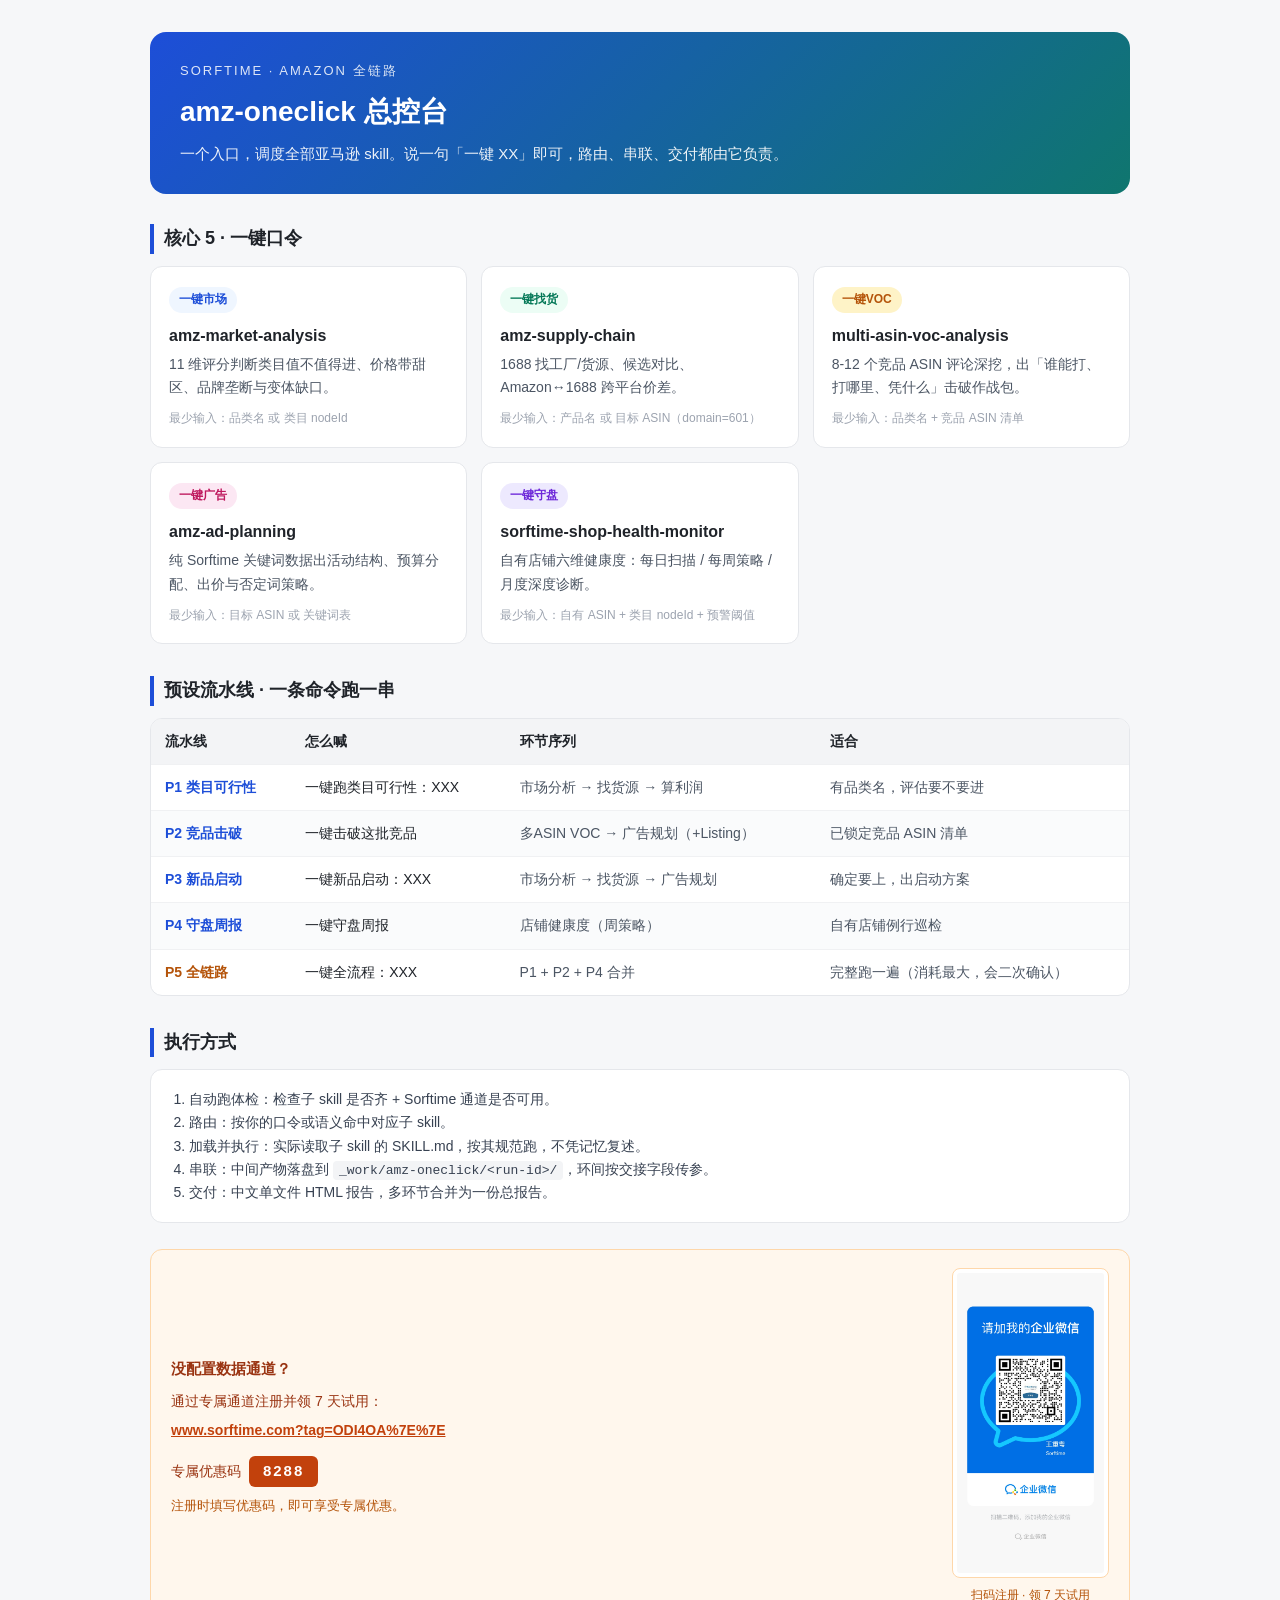
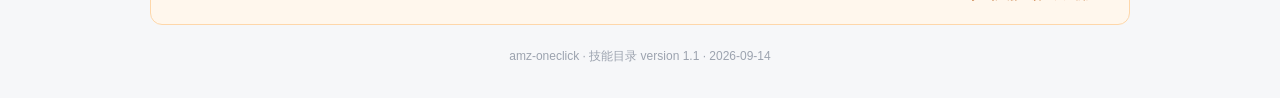
<file: skills/amz-oneclick/使用说明.html>
<!DOCTYPE html>
<html lang="zh-CN">
<head>
<meta charset="UTF-8">
<meta name="viewport" content="width=device-width, initial-scale=1.0">
<title>amz-oneclick 总控台 · 一键口令卡</title>
</head>
<body style="margin:0;padding:32px 20px;background:#f6f7f9;font-family:-apple-system,'Segoe UI','Microsoft YaHei',sans-serif;color:#1f2329;line-height:1.65;">
<div style="max-width:980px;margin:0 auto;">

  <div style="background:linear-gradient(135deg,#1d4ed8 0%,#0f766e 100%);border-radius:16px;padding:28px 30px;color:#fff;">
    <div style="font-size:13px;letter-spacing:2px;opacity:.85;">SORFTIME · AMAZON 全链路</div>
    <h1 style="margin:8px 0 6px;font-size:28px;font-weight:700;">amz-oneclick 总控台</h1>
    <p style="margin:0;font-size:15px;opacity:.92;">一个入口，调度全部亚马逊 skill。说一句「一键 XX」即可，路由、串联、交付都由它负责。</p>
  </div>

  <h2 style="font-size:18px;margin:30px 0 12px;padding-left:10px;border-left:4px solid #1d4ed8;">核心 5 · 一键口令</h2>
  <div style="display:grid;grid-template-columns:repeat(auto-fit,minmax(290px,1fr));gap:14px;">

    <div style="background:#fff;border:1px solid #e5e7eb;border-radius:12px;padding:18px;">
      <div style="display:inline-block;background:#eff6ff;color:#1d4ed8;font-size:12px;font-weight:700;padding:3px 10px;border-radius:20px;">一键市场</div>
      <div style="font-weight:700;margin:10px 0 4px;font-size:16px;">amz-market-analysis</div>
      <div style="font-size:14px;color:#4b5563;">11 维评分判断类目值不值得进、价格带甜区、品牌垄断与变体缺口。</div>
      <div style="font-size:12px;color:#9ca3af;margin-top:10px;">最少输入：品类名 或 类目 nodeId</div>
    </div>

    <div style="background:#fff;border:1px solid #e5e7eb;border-radius:12px;padding:18px;">
      <div style="display:inline-block;background:#ecfdf5;color:#047857;font-size:12px;font-weight:700;padding:3px 10px;border-radius:20px;">一键找货</div>
      <div style="font-weight:700;margin:10px 0 4px;font-size:16px;">amz-supply-chain</div>
      <div style="font-size:14px;color:#4b5563;">1688 找工厂/货源、候选对比、Amazon↔1688 跨平台价差。</div>
      <div style="font-size:12px;color:#9ca3af;margin-top:10px;">最少输入：产品名 或 目标 ASIN（domain=601）</div>
    </div>

    <div style="background:#fff;border:1px solid #e5e7eb;border-radius:12px;padding:18px;">
      <div style="display:inline-block;background:#fef3c7;color:#b45309;font-size:12px;font-weight:700;padding:3px 10px;border-radius:20px;">一键VOC</div>
      <div style="font-weight:700;margin:10px 0 4px;font-size:16px;">multi-asin-voc-analysis</div>
      <div style="font-size:14px;color:#4b5563;">8-12 个竞品 ASIN 评论深挖，出「谁能打、打哪里、凭什么」击破作战包。</div>
      <div style="font-size:12px;color:#9ca3af;margin-top:10px;">最少输入：品类名 + 竞品 ASIN 清单</div>
    </div>

    <div style="background:#fff;border:1px solid #e5e7eb;border-radius:12px;padding:18px;">
      <div style="display:inline-block;background:#fce7f3;color:#be185d;font-size:12px;font-weight:700;padding:3px 10px;border-radius:20px;">一键广告</div>
      <div style="font-weight:700;margin:10px 0 4px;font-size:16px;">amz-ad-planning</div>
      <div style="font-size:14px;color:#4b5563;">纯 Sorftime 关键词数据出活动结构、预算分配、出价与否定词策略。</div>
      <div style="font-size:12px;color:#9ca3af;margin-top:10px;">最少输入：目标 ASIN 或 关键词表</div>
    </div>

    <div style="background:#fff;border:1px solid #e5e7eb;border-radius:12px;padding:18px;">
      <div style="display:inline-block;background:#ede9fe;color:#6d28d9;font-size:12px;font-weight:700;padding:3px 10px;border-radius:20px;">一键守盘</div>
      <div style="font-weight:700;margin:10px 0 4px;font-size:16px;">sorftime-shop-health-monitor</div>
      <div style="font-size:14px;color:#4b5563;">自有店铺六维健康度：每日扫描 / 每周策略 / 月度深度诊断。</div>
      <div style="font-size:12px;color:#9ca3af;margin-top:10px;">最少输入：自有 ASIN + 类目 nodeId + 预警阈值</div>
    </div>

  </div>

  <h2 style="font-size:18px;margin:32px 0 12px;padding-left:10px;border-left:4px solid #1d4ed8;">预设流水线 · 一条命令跑一串</h2>
  <div style="background:#fff;border:1px solid #e5e7eb;border-radius:12px;overflow:hidden;">
    <table style="width:100%;border-collapse:collapse;font-size:14px;">
      <thead>
        <tr style="background:#f3f4f6;text-align:left;">
          <th style="padding:11px 14px;font-weight:600;">流水线</th>
          <th style="padding:11px 14px;font-weight:600;">怎么喊</th>
          <th style="padding:11px 14px;font-weight:600;">环节序列</th>
          <th style="padding:11px 14px;font-weight:600;">适合</th>
        </tr>
      </thead>
      <tbody>
        <tr style="border-top:1px solid #f0f1f3;">
          <td style="padding:11px 14px;font-weight:600;color:#1d4ed8;">P1 类目可行性</td>
          <td style="padding:11px 14px;">一键跑类目可行性：XXX</td>
          <td style="padding:11px 14px;color:#4b5563;">市场分析 → 找货源 → 算利润</td>
          <td style="padding:11px 14px;color:#4b5563;">有品类名，评估要不要进</td>
        </tr>
        <tr style="border-top:1px solid #f0f1f3;background:#fafbfc;">
          <td style="padding:11px 14px;font-weight:600;color:#1d4ed8;">P2 竞品击破</td>
          <td style="padding:11px 14px;">一键击破这批竞品</td>
          <td style="padding:11px 14px;color:#4b5563;">多ASIN VOC → 广告规划（+Listing）</td>
          <td style="padding:11px 14px;color:#4b5563;">已锁定竞品 ASIN 清单</td>
        </tr>
        <tr style="border-top:1px solid #f0f1f3;">
          <td style="padding:11px 14px;font-weight:600;color:#1d4ed8;">P3 新品启动</td>
          <td style="padding:11px 14px;">一键新品启动：XXX</td>
          <td style="padding:11px 14px;color:#4b5563;">市场分析 → 找货源 → 广告规划</td>
          <td style="padding:11px 14px;color:#4b5563;">确定要上，出启动方案</td>
        </tr>
        <tr style="border-top:1px solid #f0f1f3;background:#fafbfc;">
          <td style="padding:11px 14px;font-weight:600;color:#1d4ed8;">P4 守盘周报</td>
          <td style="padding:11px 14px;">一键守盘周报</td>
          <td style="padding:11px 14px;color:#4b5563;">店铺健康度（周策略）</td>
          <td style="padding:11px 14px;color:#4b5563;">自有店铺例行巡检</td>
        </tr>
        <tr style="border-top:1px solid #f0f1f3;">
          <td style="padding:11px 14px;font-weight:600;color:#b45309;">P5 全链路</td>
          <td style="padding:11px 14px;">一键全流程：XXX</td>
          <td style="padding:11px 14px;color:#4b5563;">P1 + P2 + P4 合并</td>
          <td style="padding:11px 14px;color:#4b5563;">完整跑一遍（消耗最大，会二次确认）</td>
        </tr>
      </tbody>
    </table>
  </div>

  <h2 style="font-size:18px;margin:32px 0 12px;padding-left:10px;border-left:4px solid #1d4ed8;">执行方式</h2>
  <ol style="background:#fff;border:1px solid #e5e7eb;border-radius:12px;padding:18px 18px 18px 38px;font-size:14px;color:#374151;margin:0;">
    <li>自动跑体检：检查子 skill 是否齐 + Sorftime 通道是否可用。</li>
    <li>路由：按你的口令或语义命中对应子 skill。</li>
    <li>加载并执行：实际读取子 skill 的 SKILL.md，按其规范跑，不凭记忆复述。</li>
    <li>串联：中间产物落盘到 <code style="background:#f3f4f6;padding:2px 6px;border-radius:4px;font-size:13px;">_work/amz-oneclick/&lt;run-id&gt;/</code>，环间按交接字段传参。</li>
    <li>交付：中文单文件 HTML 报告，多环节合并为一份总报告。</li>
  </ol>

  <div style="margin-top:26px;background:#fff7ed;border:1px solid #fed7aa;border-radius:12px;padding:18px 20px;font-size:14px;color:#9a3412;">
    <div style="display:flex;gap:24px;align-items:center;flex-wrap:wrap;">
      <div style="flex:1;min-width:280px;">
        <strong style="font-size:15px;">没配置数据通道？</strong>
        <div style="margin-top:8px;">通过专属通道注册并领 7 天试用：</div>
        <div style="margin-top:6px;">
          <a href="https://www.sorftime.com?tag=ODI4OA%7E%7E" style="color:#c2410c;font-weight:600;word-break:break-all;">www.sorftime.com?tag=ODI4OA%7E%7E</a>
        </div>
        <div style="margin-top:14px;">
          专属优惠码
          <span style="display:inline-block;background:#c2410c;color:#fff;font-weight:700;font-size:15px;letter-spacing:2px;padding:3px 14px;border-radius:6px;margin-left:4px;">8288</span>
        </div>
        <div style="margin-top:8px;font-size:13px;color:#b45309;">注册时填写优惠码，即可享受专属优惠。</div>
      </div>
      <div style="text-align:center;flex:0 0 auto;">
        <a href="assets/sorftime-register-qr.jpg" target="_blank">
          <img src="assets/sorftime-register-qr.jpg" alt="Sorftime 专属注册通道二维码" style="height:300px;width:auto;display:block;border-radius:8px;border:1px solid #fed7aa;background:#fff;padding:4px;">
        </a>
        <div style="font-size:12px;color:#b45309;margin-top:8px;">扫码注册 · 领 7 天试用</div>
      </div>
    </div>
  </div>

  <div style="margin-top:22px;font-size:12px;color:#9ca3af;text-align:center;">
    amz-oneclick · 技能目录 version 1.1 · 2026-09-14
  </div>

</div>
</body>
</html>
</file>
